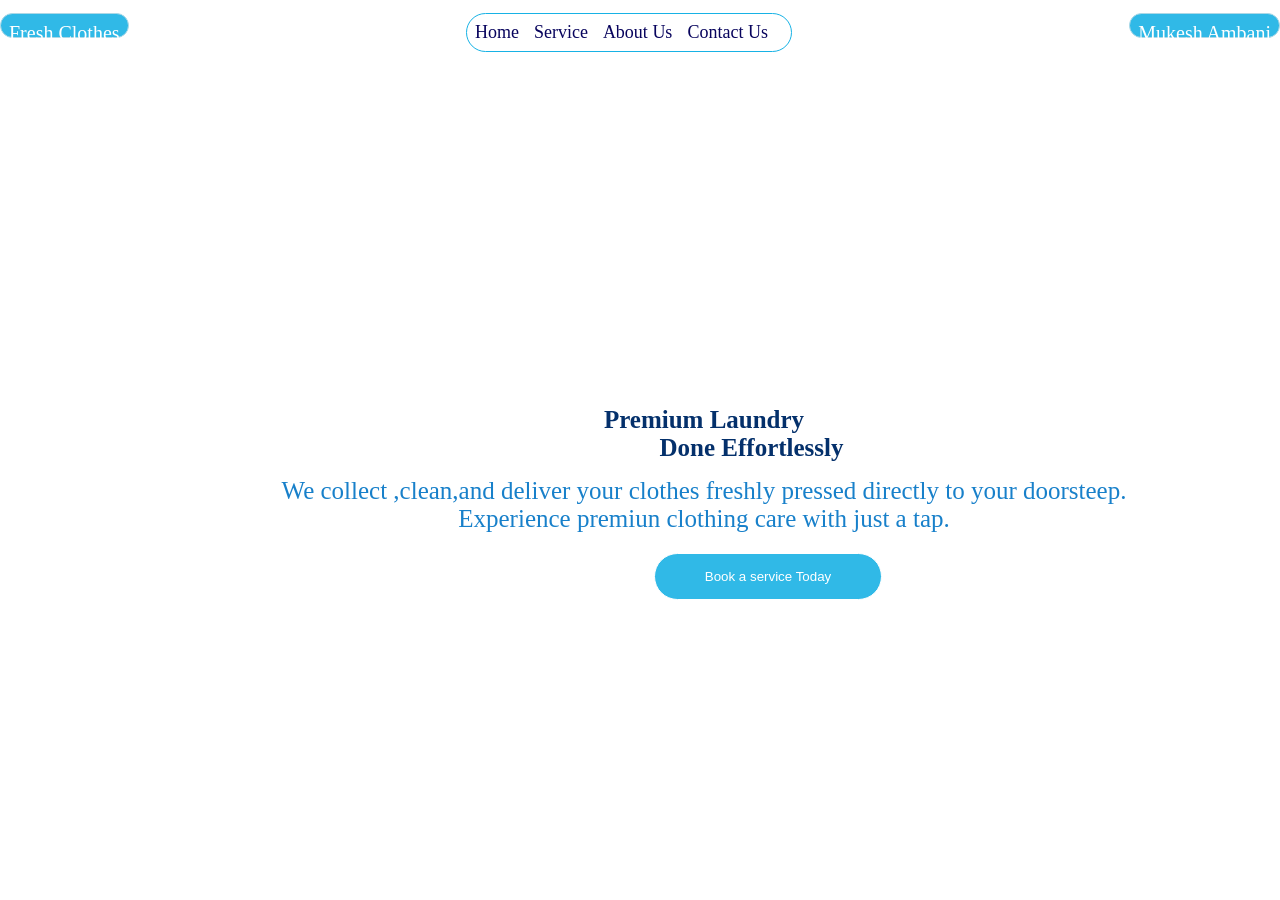
<file: index.html>
<!DOCTYPE html>
<html lang="en">

<head>
    <meta charset="UTF-8">
    <meta name="viewport" content="width=device-width, initial-scale=1.0">
    <title>css task 5</title>
    <link rel="stylesheet" href="style.css">
</head>

<body>
    <nav class="nav-section">
        <span id="logo">Fresh Clothes</span>
        <div class="hide">
            <div id="menu">
                <a id="a" href="#" class="hide">Home</a>
                <a id="a" href="#" class="hide">Service</a>
                <a id="a" href="#" class="hide">About Us</a>
                <a id="a" href="#" class="hide">Contact Us</a>
            </div>

        </div>
        <p id="username">Mukesh Ambani</p>
        <button class="hamburger">&#9776;</button>


        <div id="hide-menu">
            <a id="m" href="#">Home</a>
            <a id="m" href="#">Service</a>
            <a id="m" href="#">About Us</a>
            <a id="m" href="#">Contact Us</a>
        </div>
    </nav>


    <section class="hero">
        <div class="hero-left">
            <h1>Premium Laundry<br><span>Done Effortlessly</span></h1>
            <p> We collect ,clean,and deliver your clothes freshly pressed directly to your doorsteep.<br>
                Experience premiun clothing care with just a tap.</p>
            <a href="#"><button>Book a service Today</button></a>
        </div>
        <div class="hero-right">
            <img src="11629a566e8b8c01884fa7dcba0cb17f.png">
        </div>
    </section>
</body>

</html>
</file>
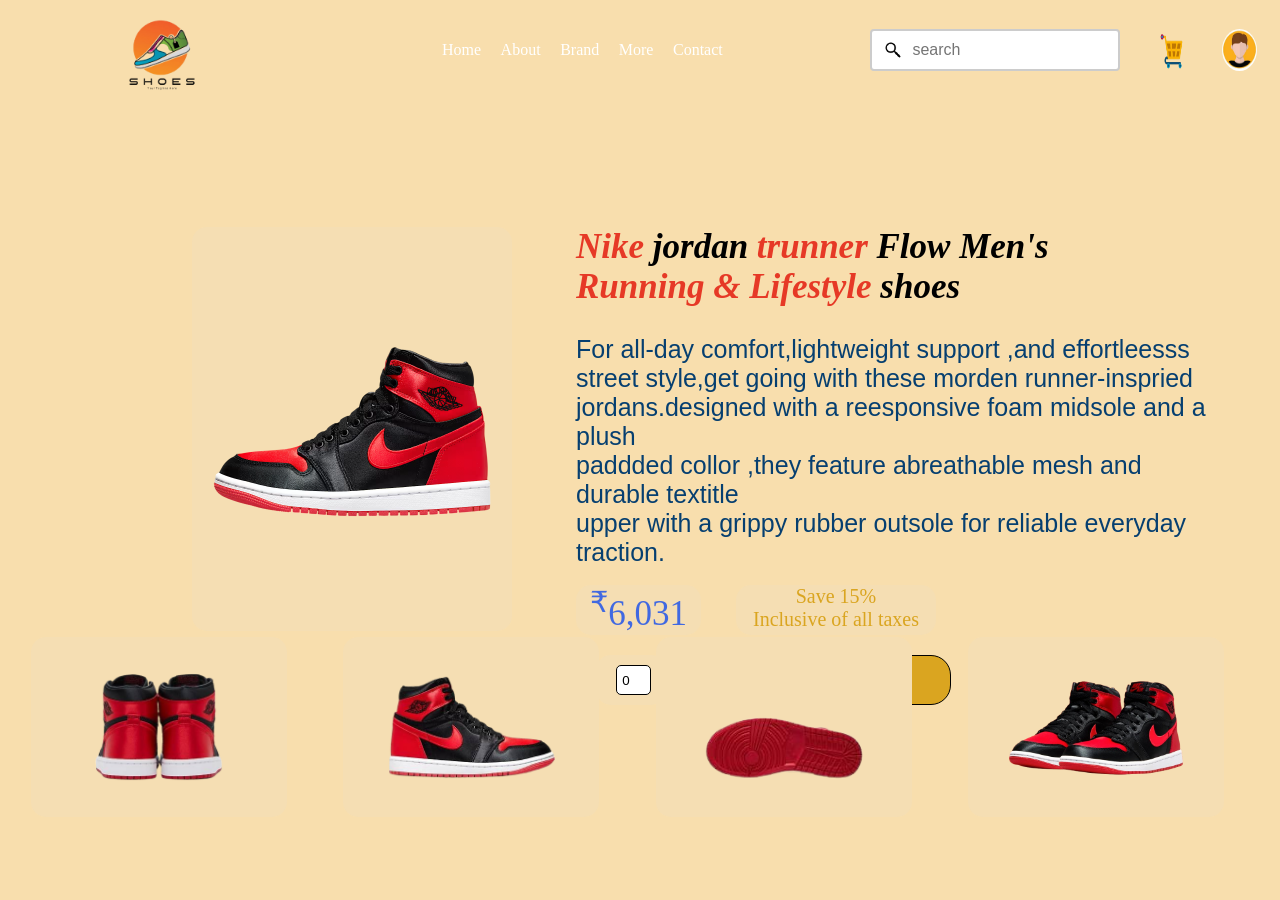
<file: index 2.html>
<!DOCTYPE html>
<html lang="en">

<head>
    <meta charset="UTF-8">
    <meta name="viewport" content="width=device-width, initial-scale=1.0">
    <title>Product display</title>
    <link rel="stylesheet" href="style 2.css">
</head>

<body>
    <header class="header">
        <div class="header-logo">

            <img id="logo" src="Sneakers-Shoe-Logo-Design-Graphics-42284260-1-removebg-preview.png" alt="logo photo">

        </div>

        <div class="menu">
            <label><a href="#">Home</a></label>
            <label><a href="#">About</a></label>
            <label><a href="#">Brand</a></label>
            <label><a href="#">More</a></label>
            <label><a href="#"> Contact</a></label>
        </div>

        <div class="icon-section">
            <input type="search" class="search-icon" placeholder="search">
            <img class="cart-icon" src="OIP-removebg-preview (1).png" alt="cart-icon">
            <img id="profile-icon" src="OIP (1).jpg" alt="profile icon">
        </div>

    </header>

    <section>
        <div class="hero-left">
            <img src="air-jordan-1-high-og-satin-bred-shoes-vLK7RL-Photoroom.png" alt="air-jordan">
        </div>

        <div class="hero-right">

            <div class="content">
                <p id="para1">Nike <span id="color">jordan </span> trunner<span id="color"> Flow Men's</span> <br>
                    Running & Lifestyle <span id="color">shoes</span> </p>

                <br>

                <p id="para2"> For all-day comfort,lightweight support ,and effortleesss<br>
                    street style,get going with these morden runner-inspried <br>
                    jordans.designed with a reesponsive foam midsole and a plush<br>
                    paddded collor ,they feature abreathable mesh and durable textitle<br>
                    upper with a grippy rubber outsole for reliable everyday traction.
                </p>

            </div>

            <br>

            <div class="div">
                <label id="price"><sup>₹</sup>6,031</label>

                <div id="save">Save 15% <br>
                    Inclusive of all taxes
                </div>
            </div>

            <div class="cart-section">
                <div class="div2">
                    <input type="number" value="0" min="1" max="5" class="quantity-option">
                </div>
                <button id="button"><a href="#"> Add to Cart </a> </button>
            </div>
        </div>
    </section>

    <footer>
        <div class="footer-section">

            <div id="image-1">
                <img src="OIP__1_-removebg-preview (1).png" alt="back-view">
            </div>

            <div id="image-2">
                <img src="OIP__2_-removebg-preview (1).png" alt="side-view">
            </div>

            <div id="image-3">
                <img src="OIP-removebg-preview (2).png" alt="bootom-view">
            </div>

            <div id="image-4">
                <img src="satin-bred-jordan-1-FD4810-061-release-date-4-removebg-preview.png" alt="top-view">
            </div>


        </div>
    </footer>
</body>

</html>
</file>
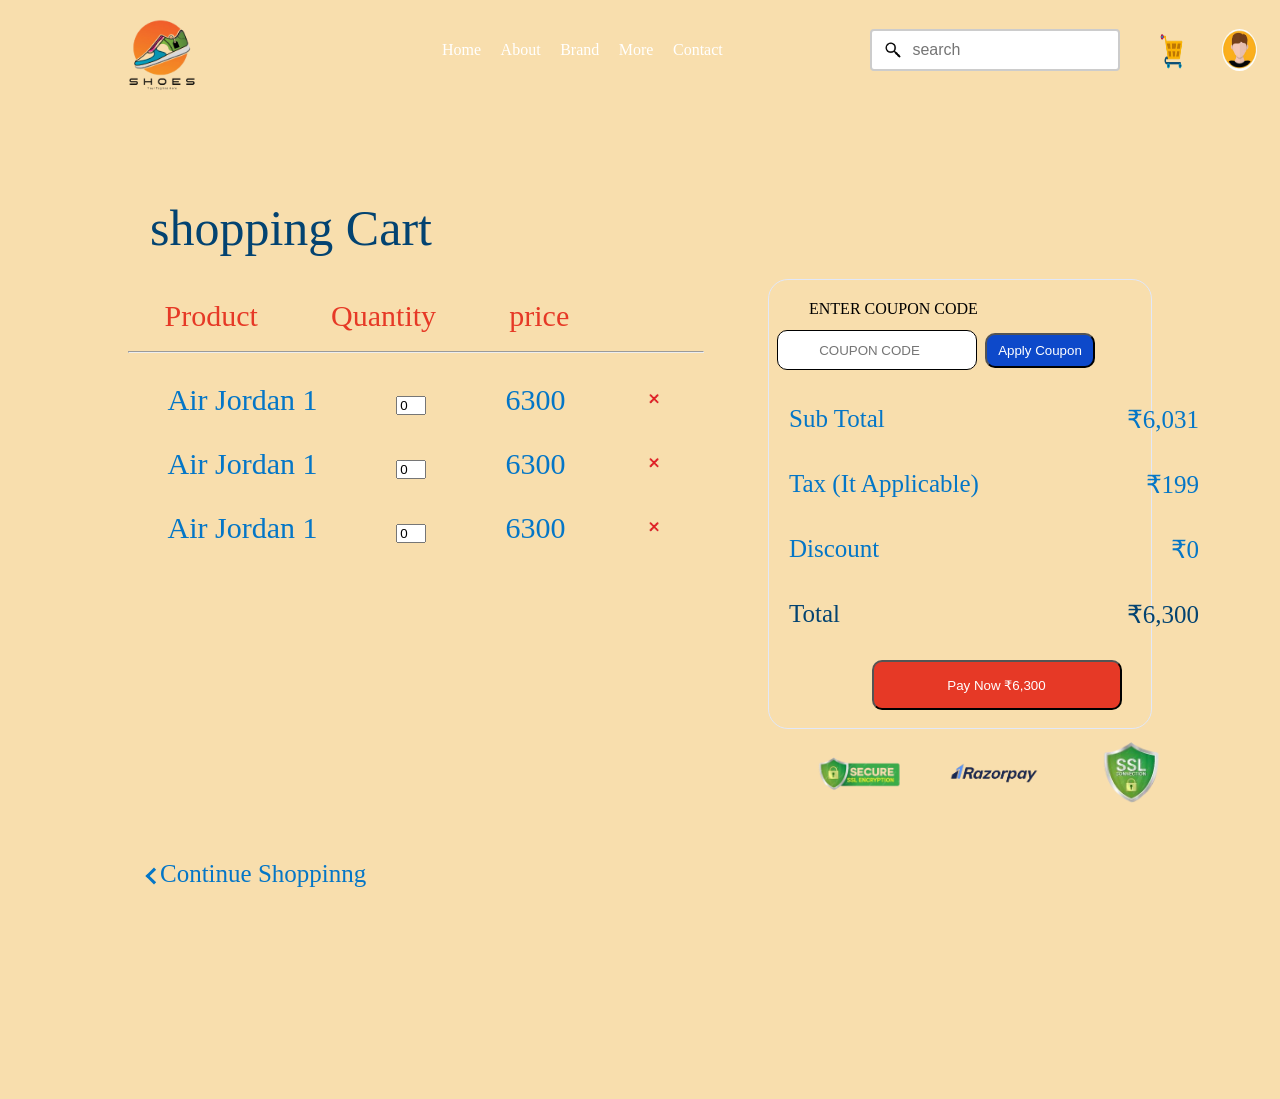
<file: index3.html>
<!DOCTYPE html>
<html lang="en">

<head>
    <meta charset="UTF-8">
    <meta name="viewport" content="width=device-width, initial-scale=1.0">
    <title> shopping cart section</title>
    <link rel="stylesheet" href="style3.css">
</head>

<body>
    <header class="header">
        <div class="header-logo">

            <img id="logo" src="Sneakers-Shoe-Logo-Design-Graphics-42284260-1-removebg-preview.png" alt="logo photo">

        </div>

        <div class="menu">
            <label><a href="#">Home</a></label>
            <label><a href="#">About</a></label>
            <label><a href="#">Brand</a></label>
            <label><a href="#">More</a></label>
            <label><a href="#"> Contact</a></label>
        </div>

        <div class="icon-section">
            <input type="search" class="search-icon" placeholder="search">
            <img class="cart-icon" src="OIP-removebg-preview (1).png" alt="cart-icon">
            <img id="profile-icon" src="OIP (1).jpg" alt="profile icon">
        </div>

    </header>

    <section>
        <div class="section">

            <div class="para1">
                <p>shopping Cart</p>
            </div>

            <div class="section-left">

                <div id="div1">
                    <label>Product</label>
                    <label>Quantity</label>
                    <label>price</label>
                    <label></label>
                </div>
                <br>
                <hr>

                <div id="div2">
                    <label>Air Jordan 1</label>
                    <label> <input type="number" value="0" min="1" max="5" class="quantity-option"></label>
                    <label>6300</label>
                    <label><img src="OIP-removebg-preview (3).png" alt="remove icon"> </label>
                </div>

                <div id="div2">
                    <label>Air Jordan 1</label>
                    <label> <input type="number" value="0" min="1" max="5" class="quantity-option"></label>
                    <label>6300</label>
                    <label><img src="OIP-removebg-preview (3).png" alt="remove icon"></label>
                </div>

                <div id="div2">
                    <label>Air Jordan 1</label>
                    <label> <input type="number" value="0" min="1" max="5" class="quantity-option"></label>
                    <label>6300</label>
                    <label><img src="OIP-removebg-preview (3).png" alt="remove icon"></label>
                </div>

                <div id="more-shopping">
                    <p> <i class="arrow right"> </i></p>
                    <label> <a href="index 2.html"> Continue Shoppinng </a> </label>
                </div>

            </div>


            <div class="section-right">
                <div id="enter">
                    ENTER COUPON CODE
                </div>

                <div id="coupon">
                    <input type="number" placeholder="COUPON CODE">
                    <button><a href="#">Apply Coupon</a></button>
                </div>

                <div id="amount">
                    <label> Sub Total</label>
                    <label>₹6,031</label>
                </div>
                <div id="amount">
                    <label>Tax (It Applicable)</label>
                    <label>₹199</label>
                </div>
                <div id="amount">
                    <label>Discount</label>
                    <label>₹0</label>
                </div>
                <div id="amount" style="color: rgb(3, 67, 113)">
                    <label>Total</label>
                    <label>₹6,300</label>
                </div>

                <div id="paynow">
                    <button> <a href="#">Pay Now ₹6,300</a> </button>
                </div>


                <div id="pay-image">
                    <label>
                        <img src="OIP__2_-removebg-preview (2).png" alt="pay-image">
                    </label>
                    <label>
                        <img src="OIP__3_-removebg-preview (1).png" alt="pay-image">
                        </src>
                    </label>
                    <label>
                        <img src="OIP-removebg-preview (4).png" alt="pay-image">
                        </src>
                    </label>
                </div>

            </div>



        </div>
    </section>
</body>

</html>
</file>
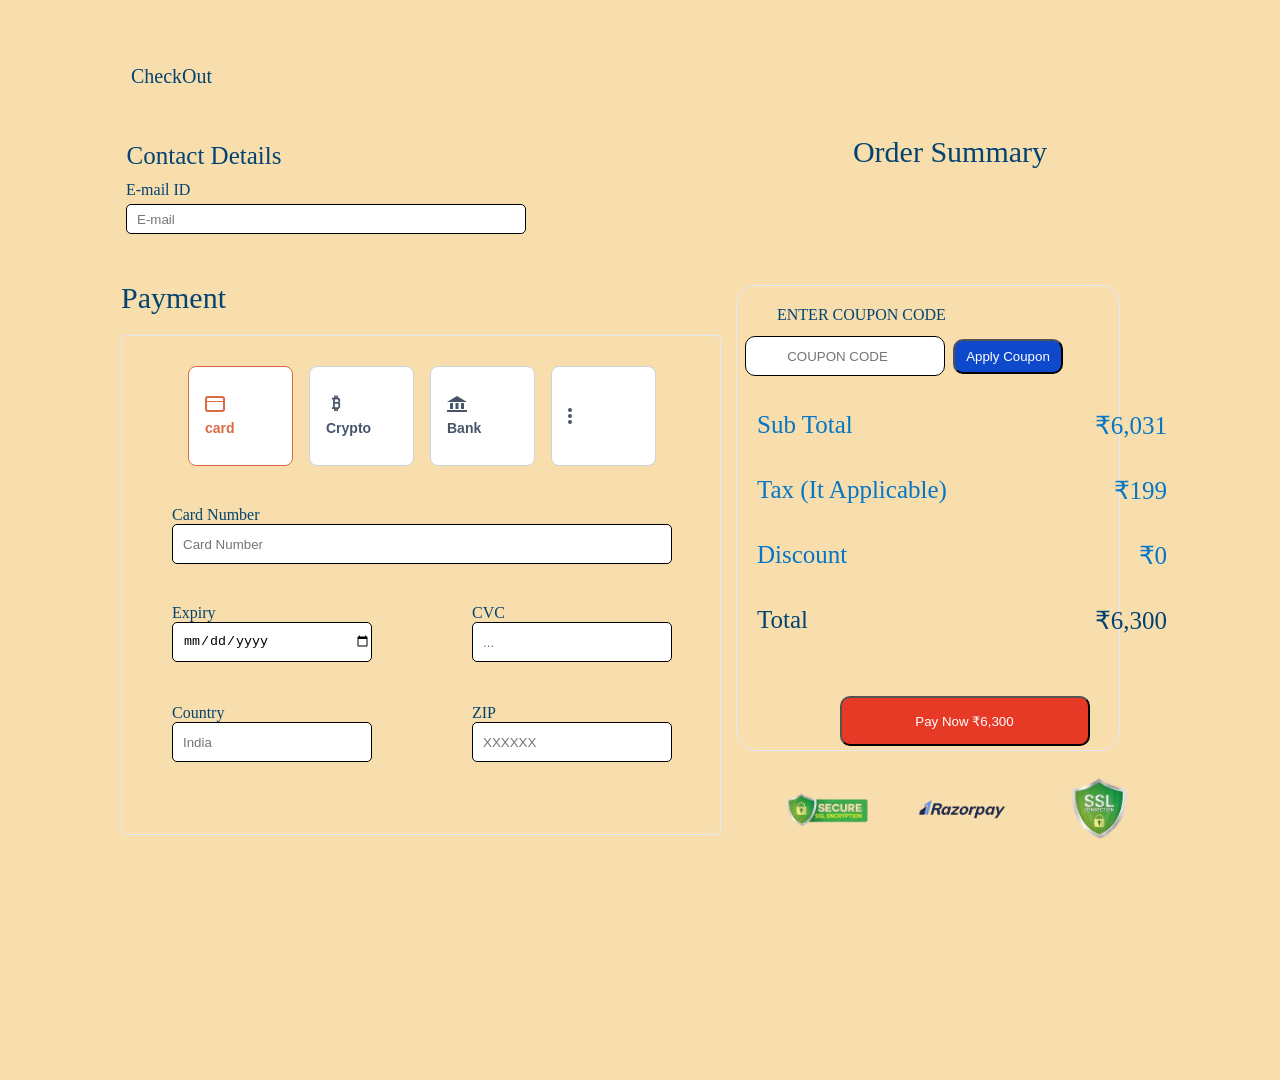
<file: index4.html>
<!DOCTYPE html>
<html lang="en">

<head>
    <meta charset="UTF-8">
    <meta name="viewport" content="width=device-width, initial-scale=1.0">
    <title>payment section</title>
    <link rel="stylesheet" href="style4.css">
</head>

<body>

    <section>

        <div class="section-left">
            <div id="check">CheckOut</div>
            <div id="Contact">Contact Details</div>
            <div id="e-mail">
                <label>E-mail ID</label>
                <br>
                <input type="e-mail" placeholder=E-mail>
            </div>

            <div id="pay">Payment</div>

            <div class="payment-section">
                <div class="payment">

                    <button class="pay-tab active">
                        <span class="icon icon-card"></span>
                        <span> card</span>
                    </button>


                    <button class="pay-tab">
                        <span class="icon icon-crypto"></span>
                        <span>Crypto</span>
                    </button>

                    <button class="pay-tab">
                        <span class="icon icon-bank"></span>
                        <span>Bank</span>
                    </button>

                    <button class="pay-tab pay -tab-more" arial-label="more payment methods">
                        <span class="icon icon-dots"></span>
                    </button>

                </div>

                <div id="card-number">
                    <label> Card Number</label>
                    <br>
                    <input type="number" placeholder="Card Number">
                </div>

                <div class="div1">
                    <div id="expiry">
                        <label>Expiry</label>
                        <br>
                        <input type="date" placeholder="MM/YY">
                    </div>


                    <div id="CVC">
                        <label>CVC</label>
                        <br>
                        <input type="text" placeholder="...">
                    </div>
                </div>
                <div class="div2">

                    <div id="Country">
                        <label>Country</label>
                        <br>
                        <input type="country" placeholder="India">
                    </div>

                    <div id="Zip">
                        <label>ZIP</label>
                        <br>
                        <input type="text" placeholder="XXXXXX">
                    </div>
                </div>




            </div>
        </div>
        <div id="section-right">

            <div id="order-summary">
                Order Summary
            </div>

            <div class="section-right">
                <div id="enter">
                    ENTER COUPON CODE
                </div>

                <div id="coupon">
                    <input type="number" placeholder="COUPON CODE">
                    <button><a href="#">Apply Coupon</a></button>
                </div>

                <div id="amount">
                    <label> Sub Total</label>
                    <label>₹6,031</label>
                </div>
                <div id="amount">
                    <label>Tax (It Applicable)</label>
                    <label>₹199</label>
                </div>
                <div id="amount">
                    <label>Discount</label>
                    <label>₹0</label>
                </div>
                <div id="amount" style="color: rgb(3, 67, 113)">
                    <label>Total</label>
                    <label>₹6,300</label>
                </div>

                <div id="paynow">
                    <button> <a href="#">Pay Now ₹6,300</a> </button>
                </div>


                <div id="pay-image">
                    <label>
                        <img src="OIP__2_-removebg-preview (2).png" alt="pay-image">
                    </label>
                    <label>
                        <img src="OIP__3_-removebg-preview (1).png" alt="pay-image">
                        </src>
                    </label>
                    <label>
                        <img src="OIP-removebg-preview (4).png" alt="pay-image">
                        </src>
                    </label>
                </div>

            </div>



        </div>

    </section>

</body>

</html>
</file>
<file: style.css>
* {
    padding: 0;
    margin: 0;
}

body {
    background-repeat: no-repeat;
    margin-top: 1%;

}




.nav-section {
    display: flex;
    height: 25px;
    justify-content: space-between;

}



.hamburger {
    display: none;
    margin: 0;
    border: none;
    background-color: white;
    align-items: center;
    color: black;

}

.hamburger:focus {
    background-color: white;
    border: none
}



#hide-menu {
    display: none;

}

#logo {
    display: flex;
    border: 1px solid;
    padding: 8px;
    border-radius: 25vw;
    background-color: rgb(48, 185, 231);
    border-color: lightblue;
    color: white;
}


#menu {

    display: flex;
    border: 1px solid;
    border-color: rgb(23, 178, 229);
    padding: 8px;
    border-radius: 25vw;


}

#menu a {
    margin-right: 15px;
    font-size: 18px;
    color: rgb(8, 4, 93);
    text-decoration: none;
}

#a:hover {
    background-color: rgb(36, 178, 221);
}



#username {
    display: flex;
    border: 1px solid;
    padding: 8px;
    border-radius: 25vw;
    background-color: rgb(48, 185, 231);
    border-color: lightblue;
    color: white;

}


.hero {

    align-items: center;
    margin-top: 15rem;
    margin-left: 8rem;
}

.hero-left {
    display: flex;
    flex-direction: column;
    float: left;
    margin-left: 20vw;
    font-size: 15px;
    padding-top: 8rem;
}


.hero-right {
    display: flex;
    flex-direction: row;
    margin-right: 30vw;

}

.hero-right:hover {
    animation-name: effect;
    animation-duration: 5s;
    animation-iteration-count: infinite;
    animation-timing-function: ease-in-out;
}

@keyframes effect {
    from {
        transform: rotate(0deg) translateY(50px) rotate(0deg) scaleX(1);
    }

    to {
        transform: rotate(360deg) translateY(50px) rotate(-360deg) scaleX(1.25);
    }
}

.hero-right img {
    display: flex;
    width: 300%;
    height: 50%;
    object-fit: contain;

}








.hero-left h1 {
    color: rgb(4, 48, 107);

}

.hero-left span {
    margin-left: 95px;
}

.hero-left p {
    color: rgb(24, 128, 202);
    margin-top: 15px;
}

button {
    padding-top: 15px;
    padding-bottom: 15px;
    padding-right: 50px;
    padding-left: 50px;
    border: 1px solid;
    margin-top: 20px;
    margin-left: 10vw;
    border-radius: 25vw;
    background-color: rgb(48, 185, 231);
    color: white;
}

button:hover {
    transform: skewY(-5deg) skewX(-10deg) scale(1.2);
}

@media screen and (max-width: 1300px) {

    #logo {
        font-size: 20px;
        justify-content: start;
    }

    #username {
        font-size: 20px;
    }

    .hero-right img {
        width: 70%;
        height: 50%;
        object-fit: contain;
        position: absolute;

    }

    .hero-left {
        width: 100%;
        text-align: center;
        margin-left: 0;
    }

    .hero-left h1,
    .hero-left span,
    .hero-left p {
        font-size: 25px;

    }
}


@media screen and (max-width: 780px) {
    .hide {
        display: none;
        border: none;
    }

    #logo {
        font-size: 10px;
    }

    #username {
        font-size: 10px;
    }

    .hero-right img {
        width: 70%;
        height: 50%;
        object-fit: contain;
        position: absolute;

    }
}




@media screen and (max-width: 480px) {
    .hero {
        display: flex;
        flex-direction: column;
        align-items: center;
        margin-top: 5rem;
        margin-left: 0;
    }

    .hero-left {
        width: 100%;
        text-align: center;
        margin-left: 0;
    }

    .hero-left h1,
    .hero-left span,
    .hero-left p {
        font-size: 25px;
        text-align: left;
    }

    .hero-right {
        width: 100%;
        display: flex;
        justify-content: center;
        margin-right: 0;
    }

    .hero-right img {
        width: 70%;
        height: 50%;
        object-fit: contain;

    }

    /*hamburger*/
    .hamburger {
        display: flex;
        align-items: center;
        color: black;

    }



    .hamburger:focus+#hide-menu {
        display: grid;
        height: 500%;
        width: 40%;
        background-color: rgb(48, 185, 231);



    }

    #hide-menu #m {
        display: flex;
        justify-content: end;
        padding-right: 10px;
        text-decoration: none;
        color: white
    }




}
</file>
<file: style 2.css>
* {
    padding: 0px;
    margin: 0px;
    box-sizing: border-box;

}


body {
    background-color: rgb(248, 222, 173);

}

.header {
    display: flex;
    align-items: center;

}

.header-logo {
    display: inline-block;
    padding-top: 15px;
    width: 15vw;

    #logo {
        width: 120px;
        margin-left: 8vw;
    }
}


.menu {
    display: inline-flex;
    justify-content: space-evenly;
    width: 25vw;
    margin-left: 18vw;

    a {
        color: white;
        text-decoration: none;
    }

    a:hover {
        color: #E63926
    }
}

.icon-section {
    display: inline-flex;
    justify-content: space-evenly;
    width: 25vw;
    margin-left: 10vw;
}

.search-icon {
    width: 250px;
    padding: 10px 15px 10px 40px;
    font-size: 16px;
    border: 2px solid #ccc;
    border-radius: 4px;

    background-image: url('search-icon-removebg-preview.png');
    background-size: 18px 18px;
    background-repeat: no-repeat;
    background-position: 12px center;
}

.cart-icon {
    width: 25px;
    margin-left: 3vw;
}

#profile-icon {
    width: 35px;
    border-radius: 50%;
    margin-left: 3vw;
}

@media screen and (max-width:480px) {
    .menu {
        display: none;
    }

    .header-logo {
        width: 10vw;
        margin-right: 10vw;
    }

    .search-icon {
        width: 200px;
    }

    .icon-section {
        width: 20vw;

    }

    #cart-icon {
        margin-left: 5vw;
    }

    #profile-icon {
        margin-left: 5vw;
    }

}


/*section */
.hero-left {
    img {
        width: 25vw;
    }


    background-color:wheat;
    border-radius: 15px;
    float:left;
    margin-left: 15vw;
    margin-top: 10vw;
}

.hero-right {
    float: right;
    margin-right: 5vw;
    margin-top: 10vw;
    width: 50vw;
    height: 30vw;

}

.content {
    font-size: 25px;

    #para1 {
        color: #E63926;
        font-weight: bolder;
        font-size: 35px;
        font-style: italic;
    }

    #color {
        color: black
    }

    #para2 {
        color: rgb(6, 63, 112);
        font-family: 'Gill Sans', 'Gill Sans MT', Calibri, 'Trebuchet MS', sans-serif;
    }
}

.div {

    display: flex;

}

.div2 {

    width: 70px;
    height: 50px;
    display: flex;
    justify-content: center;
    align-items: center;
    padding-right: 15px;
    background-color: wheat;
    border-radius: 15px;
}

#price {

    width: 125px;
    font-size: 35px;
    text-align: center;
    color: royalblue;
    background-color: wheat;
    border-radius: 15px;
}

#save {

    width: 200px;
    height: 50px;
    background-color: wheat;
    border-radius: 15px;
    color: goldenrod;
    margin-left: 35px;
    text-align: center;
    font-size: 20px;

}

.cart-section {

    margin-top: 20px;
    padding-left: 20px;
    display: flex;

    .quantity-option {
        border: 1px solid;
        border-radius: 5px;
        width: 45px;
        height: 30px;
        text-align: center;
        margin-left: 20px;

    }

    #button {
        margin-left: 35px;
        border: 1px solid;
        border-radius: 20px;
        width: 250px;
        height: 50px;
        background-color: goldenrod;

        a {
            color: white;
            text-decoration: none;

        }

        a:hover {
            color: #E63926;

        }
    }
}


/** footer section */

.footer-section {
    display: flex;
    width: 100vw;
    height: 15vw;
    justify-content: space-evenly;
    align-items: center;

    #image-1 {
        img {
            width: 10vw;
        }


        width:20vw;
        height: 20vh;
        display: flex;
        justify-content: center;
        align-items: center;
        margin-right: 25px;
        background-color: wheat;
        border-radius: 15px;
    }

    #image-2 {
        img {
            width: 13vw;
        }


        width:20vw;
        height: 20vh;
        display: flex;
        justify-content: center;
        align-items: center;
        margin-right: 25px;
        background-color: wheat;
        border-radius: 15px;
    }

    #image-3 {
        img {
            width: 15vw;
        }


        width:20vw;
        height: 20vh;
        display: flex;
        justify-content: center;
        align-items: center;
        margin-right: 25px;
        background-color: wheat;
        border-radius: 15px;
    }

    #image-4 {
        img {
            width: 15vw;
        }


        width:20vw;
        height: 20vh;
        display: flex;
        justify-content: center;
        align-items: center;
        margin-right: 25px;
        background-color: wheat;
        border-radius: 15px;
    }
}
</file>
<file: style3.css>
* {
    padding: 0px;
    margin: 0px;
    box-sizing: border-box;

}


body {
    background-color: rgb(248, 222, 173);

}

.header {
    display: flex;
    align-items: center;

}

.header-logo {
    display: inline-block;
    padding-top: 15px;
    width: 15vw;

    #logo {
        width: 120px;
        margin-left: 8vw;
    }
}


.menu {
    display: inline-flex;
    justify-content: space-evenly;
    width: 25vw;
    margin-left: 18vw;

    a {
        color: white;
        text-decoration: none;
    }

    a:hover {
        color: #E63926
    }
}

.icon-section {
    display: inline-flex;
    justify-content: space-evenly;
    width: 25vw;
    margin-left: 10vw;
}

.search-icon {
    width: 250px;
    padding: 10px 15px 10px 40px;
    font-size: 16px;
    border: 2px solid #ccc;
    border-radius: 4px;

    background-image: url('search-icon-removebg-preview.png');
    background-size: 18px 18px;
    background-repeat: no-repeat;
    background-position: 12px center;
}

.cart-icon {
    width: 25px;
    margin-left: 3vw;
}

#profile-icon {
    width: 35px;
    border-radius: 50%;
    margin-left: 3vw;
}

@media screen and (max-width:480px) {
    .menu {
        display: none;
    }

    .header-logo {
        width: 10vw;
        margin-right: 10vw;
    }

    .search-icon {
        width: 200px;
    }

    .icon-section {
        width: 20vw;

    }

    #cart-icon {
        margin-left: 5vw;
    }

    #profile-icon {
        margin-left: 5vw;
    }

}

/* section */

.section {
    width: 100vw;
    height: 100vh;
}

.para1 {
    width: 350px;
    height: 50px;
    font-size: 50px;
    color: rgb(3, 67, 113);
    margin-left: 150px;
    margin-top: 100px;
    margin-bottom: 30px;

}

.section-left {

    width: 45vw;
    height: 50vh;
    float: left;
    margin-left: 10vw;
    color: rgb(4, 118, 199)
}

#more-shopping {
    .arrow {
        border: solid black;
        border-width: 0 3px 3px 0;
        display: inline-block;
        padding: 3px;
        width: 12px;
        height: 12px;
        border-color: rgb(4, 118, 199);

    }

    .right {
        transform: rotate(135deg);
        -webkit-transform: rotate(135deg);


    }


    width: 400px;
    height: 60px;
    margin-top: 35vh;
    margin-left: 20px;
    font-size: 25px;
    display: flex;

    a {
        text-decoration: none;
        color: rgb(4, 118, 199);
    }


}

.section-right {
    border: 1px solid;
    border-color: rgb(225, 232, 249);
    border-radius: 20px;
    width: 30vw;
    height: 50vh;
    float: right;
    margin-right: 10vw;
}

#div1 {
    display: flex;
    justify-content: space-around;
    padding-top: 20px;
    font-size: 30px;
    color: #E63926;
    padding-right: 25px;
}


#div2 {
    display: flex;
    justify-content: space-around;
    padding-top: 30px;
    font-size: 30px;

    img {
        width: 20px;
    }
}

.quantity-option {
    width: 30px;
    text-align: center;
}

#enter {

    width: 200px;
    height: 25px;
    margin-top: 20px;
    margin-left: 40px;
}

#coupon {

    width: 30vw;
    height: 50px;
    display: flex;
    align-items: center;
    justify-content: space-evenly;


    input {
        border: 1px solid;
        border-radius: 10px;
        text-align: center;
        width: 200px;
        height: 40px;
    }

    button {
        width: 110px;
        height: 35px;
        border-radius: 10px;
        background-color: rgb(13, 73, 202);
        margin-right: 50px;

        a:hover {
            color: #E63926;
        }
    }

    a {
        text-decoration: none;
        color: white;
    }


}

#amount {

    width: 410px;
    height: 35px;
    display: flex;
    justify-content: space-between;
    margin-left: 20px;
    margin-top: 30px;
    font-size: 25px;
    color: rgb(4, 118, 199)
}

#paynow {

    width: 455px;
    height: 100px;
    display: flex;
    justify-content: center;
    align-items: center;

    button {
        width: 250px;
        height: 50px;
        border-radius: 10px;
        background-color: #E63926;

        a:hover {
            color: rgb(223, 189, 17);
        }
    }

    a {
        text-decoration: none;
        color: white;
    }
}

#pay-image {

    img {
        width: 100px;
    }

    width: 450px;
    height: 80px;
    display: flex;
    justify-content: space-evenly;
    align-items: center;
}
</file>
<file: style4.css>
* {
    padding: 0px;
    margin: 0px;
    box-sizing: border-box;

}


body {
    background-color: rgb(248, 222, 173);
}

.section-left {
    border: 1px solid;
    border-color: rgb(248, 222, 173);

    width: 49vw;
    height: 120vh;
    float: left;

}

#check {

    width: 250px;
    height: 50px;
    font-size: 20px;
    margin-top: 50px;
    margin-left: 80px;
    display: flex;
    padding-left: 50px;
    align-items: center;
    color: rgb(3, 67, 113);
}

#Contact {

    width: 250px;
    height: 50px;
    font-size: 25px;
    margin-top: 30px;
    margin-left: 78px;
    display: flex;
    justify-content: center;
    align-items: center;
    color: rgb(3, 67, 113);
}

#e-mail {

    width: 450px;
    height: 100px;
    margin-left: 80px;
    color: rgb(3, 67, 113);

    label {
        margin-top: 5px;
        margin-left: 45px;
    }

    input {
        border: 1px solid;
        width: 400px;
        height: 30px;
        border-radius: 5px;
        margin-top: 5px;
        margin-left: 45px;
        padding-left: 10px;
    }


}

#pay {
    font-size: 30px;
    margin-left: 120px;
    color: rgb(3, 67, 113);
}

.payment-section {
    border: 1px solid;
    border-radius: 5px;
    border-color: rgb(225, 232, 249);
    width: 600px;
    height: 500px;
    display: block;
    margin-left: 120px;
    margin-top: 20px;

}

.payment {

    width: 500px;
    height: 100px;
    display: flex;
    justify-content: space-evenly;
    margin-top: 30px;
    margin-left: 50px;
}



.pay-tab {
    display: flex;
    flex-direction: column;
    align-items: flex-start;
    justify-content: center;
    gap: 8px;
    min-width: 105px;
    padding: 14px 16px;
    background: #ffffff;
    border: 1.5px solid #cbd5e1;
    border-radius: 8px;
    color: #475569;
    font-size: 14px;
    font-weight: 600;
    cursor: pointer;

}

.pay-tab.active {
    border-color: #d96b43;
    color: #d96b43;
}

.pay-tab-more {
    min-width: 44px;
    align-items: center;
    padding: 14px 10px;
}

.icon {
    position: relative;
    display: inline-block;
    width: 20px;
    height: 16px;
}

/* credit card icon*/

.icon-card {
    border: 2px solid currentcolor;
    border-radius: 3px;
    box-sizing: border-box;
}

.icon-card::before {
    content: "";
    position: absolute;
    top: 3px;
    left: 0;
    width: 100%;
    height: 2.5%;
    background: currentcolor;
}

/* crypto icon*/

.icon-crypto::before {
    content: "\20BF";
    font-size: 17px;
    font-weight: 800;
    line-height: 16px;
}

/* bank building Icon*/
.icon-bank {
    border-bottom: 2px solid currentcolor;
    box-sizing: border-box;
}

.icon-bank::before {

    content: "";
    position: absolute;
    top: 0;
    left: 0;
    border-left: 10px solid transparent;
    border-right: 10px solid transparent;
    border-bottom: 6px solid currentcolor;
}

.icon-bank::after {
    content: "";
    position: absolute;
    bottom: 1px;
    left: 3px;
    width: 2.5px;
    height: 6px;
    background: currentcolor;
    box-shadow: 5.5px 0 0 currentcolor, 11px 0 currentcolor;
}

.icon-dots {
    width: 4px;
    height: 4px;
    background: currentColor;
    border-radius: 50%;
    box-shadow: 0 -6px 0 currentcolor, 0 6px 0 currentcolor;
}



#card-number {
    margin-top: 40px;
    margin-left: 50px;
    color: rgb(3, 67, 113);

    label {
        gap: 5px;
    }

    input {
        border: 1px solid;
        border-radius: 5px;
        width: 500px;
        height: 40px;
        padding-left: 10px;
    }

}

.div1 {

    width: 600px;
    height: 100px;
    display: flex;
    justify-content: space-around;
    color: rgb(3, 67, 113);

}

#expiry {
    margin-top: 40px;

    label {
        gap: 5px;
    }

    input {
        border: 1px solid;
        border-radius: 5px;
        width: 200px;
        height: 40px;
        padding-left: 10px;
    }
}

#CVC {
    margin-top: 40px;

    label {
        gap: 5px;
    }

    input {
        border: 1px solid;
        border-radius: 5px;
        width: 200px;
        height: 40px;
        padding-left: 10px;
    }
}

.div2 {

    width: 600px;
    height: 100px;
    display: flex;
    justify-content: space-around;
    color: rgb(3, 67, 113);

}

#Country {
    margin-top: 40px;

    label {
        gap: 5px;
    }

    input {
        border: 1px solid;
        border-radius: 5px;
        width: 200px;
        height: 40px;
        padding-left: 10px;
    }
}

#Zip {
    margin-top: 40px;

    label {
        gap: 5px;
    }

    input {
        border: 1px solid;
        border-radius: 5px;
        width: 200px;
        height: 40px;
        padding-left: 10px;
    }
}




#section-right {

    width: 50%;
    height: 115vh;
    float: right;

}

#order-summary {

    width: 300px;
    height: 50px;
    font-size: 30px;
    color: rgb(3, 67, 113);
    margin-top: 135px;
    margin-left: 25%;
    text-align: center;
}

.section-right {
    border: 1px solid;
    border-color: rgb(225, 232, 249);
    border-radius: 20px;
    width: 30vw;
    height: 45%;
    margin-top: 100px;
    margin-left: 15%;


}

#div1 {
    display: flex;
    justify-content: space-around;
    padding-top: 20px;
    font-size: 30px;
    color: #E63926;
    padding-right: 25px;
}


#div2 {
    display: flex;
    justify-content: space-around;
    padding-top: 30px;
    font-size: 30px;

    img {
        width: 20px;
    }
}

.quantity-option {
    width: 30px;
    text-align: center;
}

#enter {

    width: 200px;
    height: 25px;
    margin-top: 20px;
    margin-left: 40px;
    color: rgb(3, 67, 113);
}

#coupon {

    width: 30vw;
    height: 50px;
    display: flex;
    align-items: center;
    justify-content: space-evenly;


    input {
        border: 1px solid;
        border-radius: 10px;
        text-align: center;
        width: 200px;
        height: 40px;
    }

    button {
        width: 110px;
        height: 35px;
        border-radius: 10px;
        background-color: rgb(13, 73, 202);
        margin-right: 50px;

        a:hover {
            color: #E63926;
        }
    }

    a {
        text-decoration: none;
        color: white;
    }


}

#amount {

    width: 410px;
    height: 35px;
    display: flex;
    justify-content: space-between;
    margin-left: 20px;
    margin-top: 30px;
    font-size: 25px;
    color: rgb(4, 118, 199)
}

#paynow {

    width: 455px;
    height: 100px;
    display: flex;
    justify-content: center;
    align-items: center;
    margin-top: 30px;

    button {
        width: 250px;
        height: 50px;
        border-radius: 10px;
        background-color: #E63926;

        a:hover {
            color: rgb(223, 189, 17);
        }
    }

    a {
        text-decoration: none;
        color: white;
    }
}

#pay-image {

    img {
        width: 100px;
    }

    width: 450px;
    height: 80px;
    display: flex;
    justify-content: space-evenly;
    align-items: center;
}
</file>
